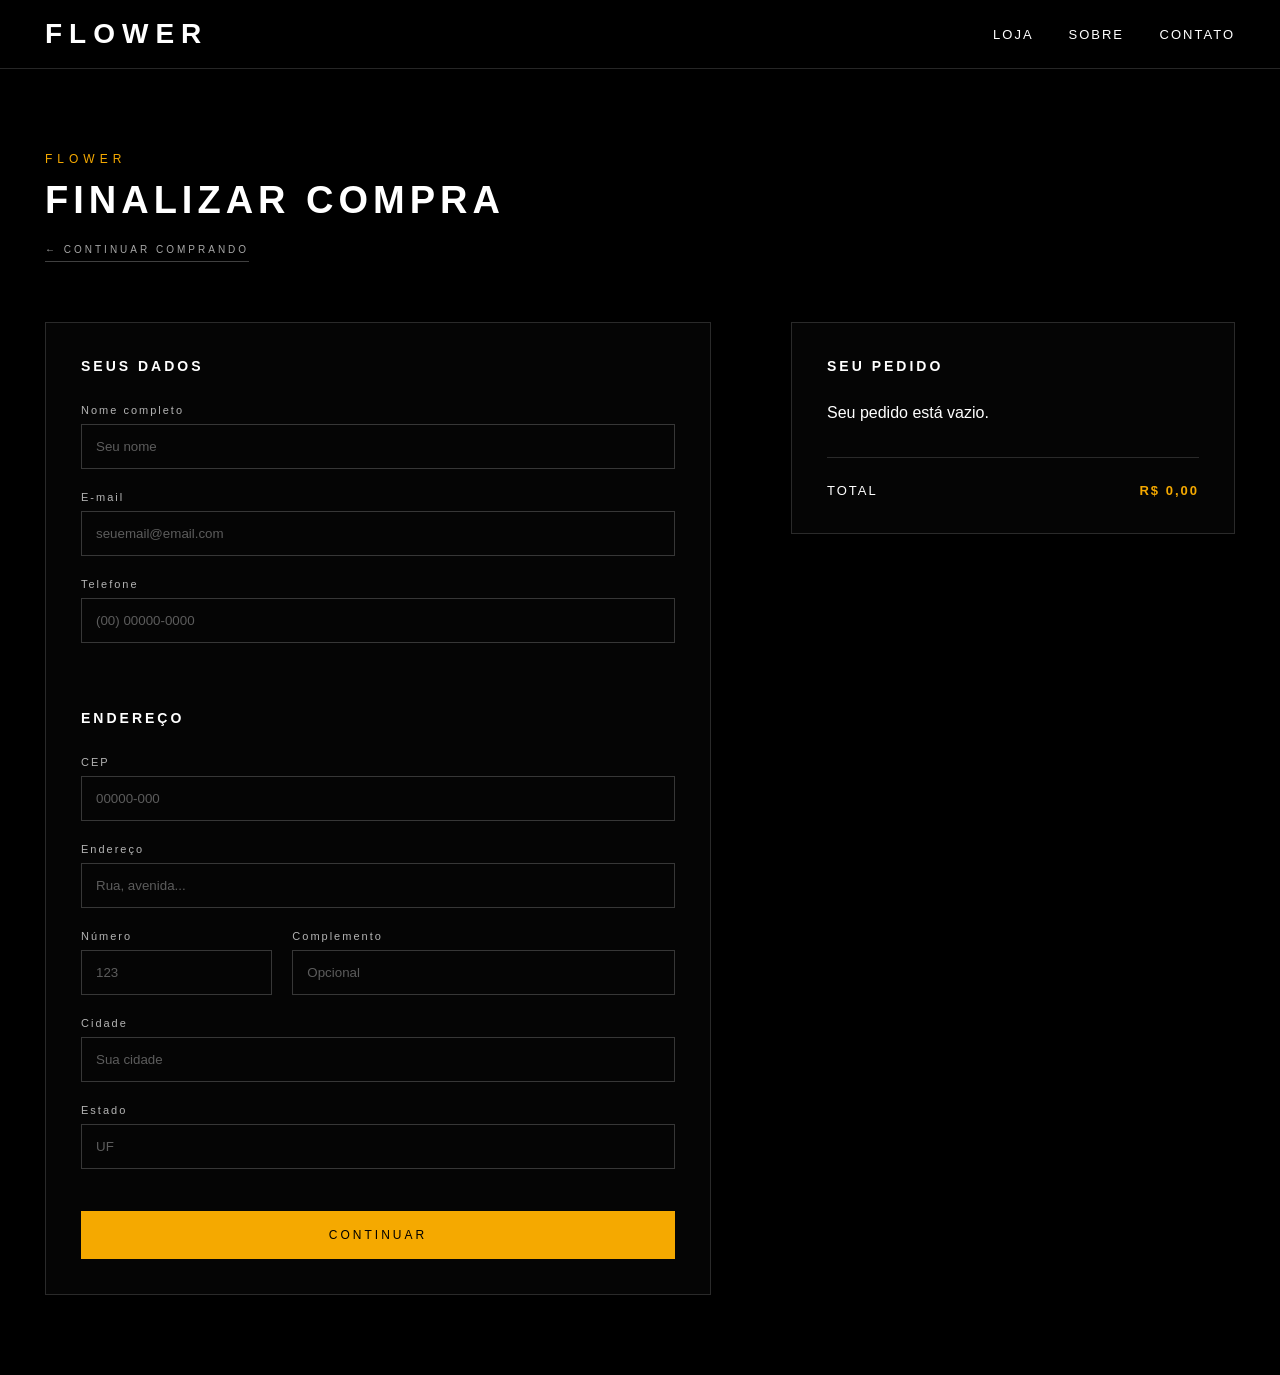
<file: checkout.html>
<!DOCTYPE html>
<html lang="pt-BR">

<head>

    <meta charset="UTF-8">

    <meta
        name="viewport"
        content="width=device-width, initial-scale=1.0"
    >

    <title>Checkout | FLOWER</title>

    <link
        rel="stylesheet"
        href="./style.css"
    >

</head>


<body>

    <header>

        <h1>FLOWER</h1>

        <nav>

            <a href="index.html">
                LOJA
            </a>

            <a href="sobre.html">
                SOBRE
            </a>

            <a href="contato.html">
                CONTATO
            </a>

        </nav>

    </header>


    <main class="checkout">


        <div class="checkout-header">

            <span>
                FLOWER
            </span>

            <h2>
                FINALIZAR COMPRA
            </h2>

            <!-- =========================
                 VOLTAR PARA A LOJA
            ========================== -->

            <a
                href="./index.html"
                class="checkout-back"
            >
                ← CONTINUAR COMPRANDO
            </a>

        </div>


        <section class="checkout-content">


            <!-- =========================
                 FORMULÁRIO
            ========================== -->

            <div class="checkout-form">


                <h3>
                    SEUS DADOS
                </h3>


                <label for="nome">
                    Nome completo
                </label>

                <input
                    type="text"
                    id="nome"
                    placeholder="Seu nome"
                >


                <label for="email">
                    E-mail
                </label>

                <input
                    type="email"
                    id="email"
                    placeholder="seuemail@email.com"
                >


                <label for="telefone">
                    Telefone
                </label>

                <input
                    type="tel"
                    id="telefone"
                    placeholder="(00) 00000-0000"
                >


                <h3>
                    ENDEREÇO
                </h3>


                <label for="cep">
                    CEP
                </label>

                <input
                    type="text"
                    id="cep"
                    placeholder="00000-000"
                >


                <label for="endereco">
                    Endereço
                </label>

                <input
                    type="text"
                    id="endereco"
                    placeholder="Rua, avenida..."
                >


                <div class="checkout-row">


                    <div>

                        <label for="numero">
                            Número
                        </label>

                        <input
                            type="text"
                            id="numero"
                            placeholder="123"
                        >

                    </div>


                    <div>

                        <label for="complemento">
                            Complemento
                        </label>

                        <input
                            type="text"
                            id="complemento"
                            placeholder="Opcional"
                        >

                    </div>


                </div>


                <label for="cidade">
                    Cidade
                </label>

                <input
                    type="text"
                    id="cidade"
                    placeholder="Sua cidade"
                >


                <label for="estado">
                    Estado
                </label>

                <input
                    type="text"
                    id="estado"
                    placeholder="UF"
                >


                <button
                    class="checkout-button"
                    type="button"
                >
                    CONTINUAR
                </button>


            </div>



            <!-- =========================
                 RESUMO DO PEDIDO
            ========================== -->

            <aside class="checkout-summary">


                <h3>
                    SEU PEDIDO
                </h3>


                <div id="checkout-items">

                    <p>
                        Carregando produtos...
                    </p>

                </div>


                <div class="checkout-total">

                    <span>
                        TOTAL
                    </span>

                    <strong id="checkout-total">
                        R$ 0,00
                    </strong>

                </div>


            </aside>


        </section>


    </main>


    <script src="./checkout.js"></script>

</body>

</html>
</file>
<file: style.css>
* {
    box-sizing: border-box;
}

html {
    scroll-behavior: smooth;
}

body {
    background-color: #000000;
    color: white;
    margin: 0;
    font-family: Arial, sans-serif;
}


/* =========================
   HEADER
========================= */

header {
    display: flex;
    justify-content: space-between;
    align-items: center;
    padding: 18px 45px;
    background-color: rgba(0, 0, 0, 0.25);
    border-bottom: 1px solid rgba(255, 255, 255, 0.15);
}

h1 {
    font-size: 28px;
    letter-spacing: 7px;
    margin: 0;
}

nav a {
    color: white;
    text-decoration: none;
    margin-left: 30px;
    font-size: 13px;
    letter-spacing: 2px;
    transition: 0.3s;
    position: relative;
}

nav a::after {
    content: "";
    position: absolute;
    left: 0;
    bottom: -5px;
    width: 0%;
    height: 2px;
    background-color: #f5a900;
    transition: 0.3s;
}

nav a:hover {
    color: #f5a900;
}

nav a:hover::after {
    width: 100%;
}


/* =========================
   HERO
========================= */

section.hero {
    position: relative;
    height: calc(100vh - 81px);
    overflow: hidden;
}

.hero img {
    width: 100%;
    height: 100%;
    object-fit: cover;
    display: block;
}

.hero-info {
    position: absolute;
    right: 4%;
    bottom: 5%;
    z-index: 2;
    text-align: right;
}

.hero-info span {
    font-size: 14px;
    letter-spacing: 5px;
    color: #f5a900;
}

.hero-info h2 {
    font-size: 40px;
    letter-spacing: 7px;
    margin: 8px 0;
}

.hero-info p {
    font-size: 14px;
    letter-spacing: 4px;
    margin: 0 0 25px;
}

.hero-number {
    position: absolute;
    left: 5%;
    bottom: 6%;
    z-index: 2;
    font-size: 12px;
    letter-spacing: 3px;
}


/* =========================
   BOTÃO DO HERO
========================= */

.btn {
    display: inline-block;
    color: white;
    text-decoration: none;
    border: 1px solid white;
    padding: 12px 22px;
    letter-spacing: 2px;
    transition: 0.3s;
}

.btn:hover {
    background-color: #f5a900;
    border-color: #f5a900;
    color: #000;
}


/* =========================
   SETAS DO BANNER
========================= */

.banner-prev,
.banner-next {
    position: absolute;
    top: 50%;
    transform: translateY(-50%);

    background: transparent;
    border: none;

    color: rgba(255, 255, 255, 0.75);
    font-size: 20px;
    font-weight: 200;

    cursor: pointer;
    z-index: 5;

    padding: 15px;

    transition:
        color 0.3s ease,
        transform 0.3s ease;
}

.banner-prev {
    left: 25px;
}

.banner-next {
    right: 25px;
}

.banner-prev:hover {
    color: #f5a900;
    transform: translate(-5px, -50%);
}

.banner-next:hover {
    color: #f5a900;
    transform: translate(5px, -50%);
}


/* =========================
   CONTADOR + PONTOS
========================= */

.banner-controls {
    position: absolute;
    left: 5%;
    bottom: 6%;
    z-index: 5;

    display: flex;
    align-items: center;
    gap: 25px;
}

#banner-number {
    font-size: 12px;
    letter-spacing: 3px;
}

#banner-dots {
    display: flex;
    align-items: center;
    gap: 8px;
}

.banner-dot {
    width: 7px;
    height: 7px;
    border-radius: 50%;
    background-color: rgba(255, 255, 255, 0.4);
    border: none;
    padding: 0;
    cursor: pointer;
    transition: 0.3s ease;
}

.banner-dot.active {
    background-color: #f5a900;
    transform: scale(1.3);
}


/* =========================
   SHOP
========================= */

.shop {
    padding: 100px 45px;
    background-color: #000;
}

.shop-header {
    margin-bottom: 35px;
}

.shop-header span {
    color: #f5a900;
    font-size: 12px;
    letter-spacing: 4px;
}

.shop-header h2 {
    font-size: 42px;
    letter-spacing: 5px;
    margin: 10px 0 0;
}


/* =========================
   CATEGORIAS
========================= */

.categories {
    display: flex;
    gap: 30px;
    border-bottom: 1px solid #222;
    padding-bottom: 15px;
}

.categories button {
    background: transparent;
    color: white;
    border: none;
    padding: 0;
    font-size: 13px;
    letter-spacing: 2px;
    cursor: pointer;
    transition: 0.3s;
    position: relative;
}

.categories button:hover {
    color: #f5a900;
}


/* =========================
   PRODUTOS
========================= */

.products {
    display: grid;
    grid-template-columns: repeat(3, 1fr);
    gap: 45px 25px;
    margin-top: 60px;
}


/* =========================
   CARD DO PRODUTO
========================= */

.product-card {
    position: relative;
    overflow: hidden;
    transition: transform 0.4s ease;
}

.product-card:hover {
    transform: translateY(-4px);
}


/* =========================
   IMAGEM DO PRODUTO
========================= */

.product-image {
    position: relative;
    height: 470px;
    background-color: #0a0a0a;
    display: flex;
    align-items: center;
    justify-content: center;
    overflow: hidden;
}


/* Linha dourada */

.product-image::before {
    content: "";
    position: absolute;
    top: 0;
    left: 0;
    width: 0;
    height: 2px;
    background-color: #f5a900;
    z-index: 2;
    transition: width 0.5s ease;
}

.product-card:hover .product-image::before {
    width: 100%;
}


/* Imagem */

.product-image img {
    width: 100%;
    height: 100%;
    object-fit: contain;
    display: block;
    transition: transform 0.7s ease;
}


/* Zoom */

.product-card:hover .product-image img {
    transform: scale(1.06);
}


/* =========================
   INFORMAÇÕES DO PRODUTO
========================= */

.product-info {
    padding: 20px 0 0;
}

.product-info h3 {
    font-size: 13px;
    font-weight: 500;
    letter-spacing: 2.5px;
    margin: 0 0 9px;
    text-transform: uppercase;
    transition: color 0.3s ease;
}

.product-card:hover .product-info h3 {
    color: #f5a900;
}

.product-info p {
    font-size: 13px;
    color: #888;
    letter-spacing: 1px;
    margin: 0;
}


/* =========================
   BOTÃO ADD TO BAG
========================= */

.add-bag {
    position: relative;
    margin-top: 18px;
    width: 100%;
    background-color: transparent;
    color: white;
    border: 1px solid #333;
    padding: 14px 18px;
    font-size: 10px;
    letter-spacing: 3px;
    cursor: pointer;
    overflow: hidden;

    transition:
        color 0.3s ease,
        border-color 0.3s ease,
        background-color 0.3s ease;
}

.add-bag:hover {
    background-color: #f5a900;
    border-color: #f5a900;
    color: #000;
}


/* =========================
   SEM IMAGEM
========================= */

.no-image {
    width: 100%;
    height: 100%;
    display: flex;
    align-items: center;
    justify-content: center;
    color: #555;
    font-size: 11px;
    letter-spacing: 3px;
}


/* =========================
   CARREGANDO PRODUTOS
========================= */

.loading-products {
    grid-column: 1 / -1;
    text-align: center;
    color: #666;
    font-size: 11px;
    letter-spacing: 3px;
    padding: 60px 0;
}


/* =========================
   FUNDO DA SACOLA
========================= */

.cart-overlay {
    position: fixed;
    inset: 0;
    background-color: rgba(0, 0, 0, 0.6);
    opacity: 0;
    visibility: hidden;
    transition: 0.3s;
    z-index: 20;
}

.cart-overlay.active {
    opacity: 1;
    visibility: visible;
}


/* =========================
   SACOLA LATERAL
========================= */

.cart {
    position: fixed;
    top: 0;
    right: 0;
    width: 420px;
    height: 100vh;
    background-color: #080808;
    border-left: 1px solid #222;
    padding: 30px;
    box-sizing: border-box;
    transform: translateX(100%);
    transition: 0.3s;
    z-index: 21;
    overflow-y: auto;
}

.cart.active {
    transform: translateX(0);
}


/* =========================
   CABEÇALHO DA SACOLA
========================= */

.cart-header {
    display: flex;
    justify-content: space-between;
    align-items: flex-start;
    border-bottom: 1px solid #222;
    padding-bottom: 20px;
    margin-bottom: 25px;
}

.cart-header span {
    color: #f5a900;
    font-size: 11px;
    letter-spacing: 4px;
}

.cart-header h2 {
    font-size: 24px;
    letter-spacing: 3px;
    margin: 8px 0 0;
}

.cart-close {
    background: transparent;
    border: none;
    color: white;
    font-size: 30px;
    cursor: pointer;
    line-height: 1;
    transition: 0.3s;
}

.cart-close:hover {
    color: #f5a900;
}


/* =========================
   PRODUTO DENTRO DA SACOLA
========================= */

.cart-item {
    padding: 25px 0;
    border-bottom: 1px solid #222;
}

.cart-product {
    display: flex;
    gap: 18px;
    align-items: flex-start;
}

.cart-product-image {
    width: 90px;
    height: 110px;
    object-fit: contain;
    background-color: #111;
    flex-shrink: 0;
}

.cart-product-info {
    flex: 1;
}

.cart-item h3 {
    font-size: 17px;
    letter-spacing: 2px;
    margin: 0 0 10px;
}

.cart-item p {
    color: #999;
    font-size: 13px;
    margin: 6px 0;
}


/* =========================
   CONTROLE DE QUANTIDADE
========================= */

.quantity-controls {
    display: flex;
    align-items: center;
    gap: 18px;
    margin: 18px 0;
}

.quantity-controls button {
    width: 32px;
    height: 32px;
    background: transparent;
    color: white;
    border: 1px solid #555;
    cursor: pointer;
    transition: 0.3s;
}

.quantity-controls button:hover {
    background-color: #f5a900;
    border-color: #f5a900;
    color: #000;
}

.quantity-controls span {
    min-width: 20px;
    text-align: center;
}


/* =========================
   REMOVER PRODUTO
========================= */

.remove-item {
    background: transparent;
    border: none;
    color: #777;
    font-size: 11px;
    letter-spacing: 2px;
    cursor: pointer;
    padding: 0;
    transition: 0.3s;
}

.remove-item:hover {
    color: #f5a900;
}


/* =========================
   RESUMO DA SACOLA
========================= */

.cart-summary {
    margin-top: 30px;
    padding-top: 25px;
    border-top: 1px solid #222;
}

.summary-line,
.summary-total {
    display: flex;
    justify-content: space-between;
    align-items: center;
}

.summary-line {
    color: #999;
    font-size: 12px;
    letter-spacing: 2px;
    margin-bottom: 15px;
}

.summary-total {
    color: white;
    font-size: 17px;
    letter-spacing: 2px;
}


/* =========================
   BOTÃO FINALIZAR PEDIDO
========================= */

.checkout-button {
    width: 100%;
    margin-top: 25px;
    padding: 14px;
    background-color: #f5a900;
    color: #000;
    border: 1px solid #f5a900;
    font-size: 11px;
    letter-spacing: 2px;
    cursor: pointer;
    transition: 0.3s;
}

.checkout-button:hover {
    background-color: transparent;
    color: #f5a900;
}


/* =========================
   SACOLA VAZIA
========================= */

.empty-cart {
    text-align: center;
    padding: 60px 10px;
}

.empty-cart h3 {
    font-size: 15px;
    letter-spacing: 3px;
    margin-bottom: 12px;
}

.empty-cart p {
    color: #777;
    font-size: 13px;
    margin-bottom: 25px;
}

.continue-shopping {
    background: transparent;
    color: white;
    border: 1px solid #555;
    padding: 12px 18px;
    font-size: 11px;
    letter-spacing: 2px;
    cursor: pointer;
    transition: 0.3s;
}

.continue-shopping:hover {
    background-color: #f5a900;
    border-color: #f5a900;
    color: #000;
}


/* =========================
   RESPONSIVIDADE
========================= */

@media (max-width: 900px) {

    .products {
        grid-template-columns: repeat(2, 1fr);
        gap: 35px 20px;
    }

    .product-image {
        height: 400px;
    }
}


@media (max-width: 600px) {

    header {
        padding: 18px 20px;
    }

    nav a {
        margin-left: 12px;
        font-size: 10px;
    }

    .shop {
        padding: 70px 20px;
    }

    .shop-header h2 {
        font-size: 32px;
    }

    .categories {
        gap: 18px;
        overflow-x: auto;
    }

    .products {
        grid-template-columns: 1fr;
        gap: 40px;
    }

    .product-image {
        height: 420px;
    }

    .cart {
        width: 100%;
    }

    .banner-prev {
        left: 8px;
    }

    .banner-next {
        right: 8px;
    }

    .banner-prev,
    .banner-next {
        font-size: 30px;
    }

    .banner-controls {
        left: 20px;
        bottom: 5%;
    }
}

/* =========================
   CHECKOUT
========================= */

.checkout {
    padding: 80px 45px;
    min-height: calc(100vh - 81px);
}

.checkout-header {
    margin-bottom: 60px;
}

.checkout-header span {
    color: #f5a900;
    font-size: 12px;
    letter-spacing: 5px;
}

.checkout-header h2 {
    font-size: 38px;
    letter-spacing: 5px;
    margin: 12px 0 0;
}

.checkout-content {
    display: grid;
    grid-template-columns: 1.5fr 1fr;
    gap: 80px;
    max-width: 1200px;
    margin: 0 auto;
}

.checkout-form,
.checkout-summary {
    border: 1px solid rgba(255, 255, 255, 0.15);
    padding: 35px;
    background: rgba(255, 255, 255, 0.02);
}

.checkout-form h3,
.checkout-summary h3 {
    font-size: 14px;
    letter-spacing: 3px;
    margin: 0 0 30px;
}

.checkout-form h3:not(:first-child) {
    margin-top: 45px;
}

.checkout-form label {
    display: block;
    font-size: 11px;
    letter-spacing: 2px;
    margin-bottom: 8px;
    color: rgba(255, 255, 255, 0.7);
}

.checkout-form input {
    width: 100%;
    box-sizing: border-box;
    padding: 14px;
    margin-bottom: 22px;

    background: transparent;
    border: 1px solid rgba(255, 255, 255, 0.2);

    color: white;
    outline: none;

    transition: border-color 0.3s ease;
}

.checkout-form input:focus {
    border-color: #f5a900;
}

.checkout-form input::placeholder {
    color: rgba(255, 255, 255, 0.35);
}

.checkout-row {
    display: grid;
    grid-template-columns: 1fr 2fr;
    gap: 20px;
}

.checkout-button {
    width: 100%;
    margin-top: 20px;
    padding: 16px;

    background: #f5a900;
    border: 1px solid #f5a900;

    color: #000;
    font-size: 12px;
    letter-spacing: 3px;

    cursor: pointer;

    transition: 0.3s ease;
}

.checkout-button:hover {
    background: transparent;
    color: #f5a900;
}

.checkout-summary {
    height: fit-content;
}

#checkout-items {
    margin-bottom: 35px;
}

.checkout-total {
    display: flex;
    justify-content: space-between;

    padding-top: 25px;
    border-top: 1px solid rgba(255, 255, 255, 0.15);

    font-size: 13px;
    letter-spacing: 2px;
}

.checkout-total strong {
    color: #f5a900;
}


/* =========================
   CHECKOUT — CELULAR
========================= */

@media (max-width: 768px) {

    .checkout {
        padding: 50px 20px;
    }

    .checkout-header {
        margin-bottom: 35px;
    }

    .checkout-header h2 {
        font-size: 28px;
    }

    .checkout-content {
        grid-template-columns: 1fr;
        gap: 30px;
    }

    .checkout-form,
    .checkout-summary {
        padding: 25px;
    }

    .checkout-row {
        grid-template-columns: 1fr;
        gap: 0;
    }
}
/* =========================
   CADASTRO
========================= */

.cadastro {
    min-height: calc(100vh - 81px);
    padding: 80px 45px;
    display: flex;
    flex-direction: column;
    align-items: center;
}

.cadastro-header {
    text-align: center;
    margin-bottom: 45px;
}

.cadastro-header span {
    color: #f5a900;
    font-size: 11px;
    letter-spacing: 5px;
}

.cadastro-header h2 {
    margin: 12px 0 0;
    font-size: 36px;
    letter-spacing: 5px;
}

#cadastro-form {
    width: 100%;
    max-width: 500px;
    padding: 35px;
    box-sizing: border-box;
    border: 1px solid rgba(255, 255, 255, 0.15);
    background: rgba(255, 255, 255, 0.02);
}

#cadastro-form label {
    display: block;
    margin-bottom: 8px;
    color: rgba(255, 255, 255, 0.7);
    font-size: 11px;
    letter-spacing: 2px;
}

#cadastro-form input {
    width: 100%;
    box-sizing: border-box;
    padding: 14px;
    margin-bottom: 22px;
    background: transparent;
    border: 1px solid rgba(255, 255, 255, 0.2);
    color: white;
    outline: none;
    transition: border-color 0.3s ease;
}

#cadastro-form input:focus {
    border-color: #f5a900;
}

#cadastro-form input::placeholder {
    color: rgba(255, 255, 255, 0.35);
}

.cadastro-button {
    width: 100%;
    padding: 16px;
    margin-top: 5px;
    background: #f5a900;
    border: 1px solid #f5a900;
    color: #000;
    font-size: 12px;
    letter-spacing: 3px;
    cursor: pointer;
    transition: 0.3s ease;
}

.cadastro-button:hover {
    background: transparent;
    color: #f5a900;
}

.cadastro-login {
    margin-top: 25px;
    color: rgba(255, 255, 255, 0.6);
    font-size: 12px;
    letter-spacing: 1px;
}

.cadastro-login a {
    color: #f5a900;
    text-decoration: none;
    margin-left: 5px;
}

.cadastro-login a:hover {
    text-decoration: underline;
}

/* =========================
   CADASTRO - MOBILE
========================= */

@media (max-width: 768px) {

    .cadastro {
        padding: 60px 20px;
    }

    .cadastro-header h2 {
        font-size: 28px;
    }

    #cadastro-form {
        padding: 25px;
    }

}

/* =========================
   MODAL DE ACCOUNT
========================= */

.account-modal {
    position: fixed;
    inset: 0;
    display: none;
    align-items: center;
    justify-content: center;
    z-index: 9999;
}

.account-modal.active {
    display: flex;
}

.account-overlay {
    position: absolute;
    inset: 0;
    background: rgba(0, 0, 0, 0.78);
    backdrop-filter: blur(8px);
}

.account-card {
    position: relative;
    z-index: 2;
    width: 380px;
    max-width: calc(100% - 40px);
    padding: 45px;
    background: rgba(10, 10, 10, 0.96);
    border: 1px solid rgba(255, 255, 255, 0.18);
    box-sizing: border-box;
    box-shadow: 0 20px 60px rgba(0, 0, 0, 0.6);
}

.account-card > span {
    display: block;
    color: #f5a900;
    font-size: 10px;
    letter-spacing: 4px;
    margin-bottom: 12px;
}

.account-card h2 {
    margin: 0 0 35px;
    font-size: 28px;
    letter-spacing: 5px;
}

.account-card label {
    display: block;
    margin-bottom: 8px;
    color: rgba(255, 255, 255, 0.7);
    font-size: 10px;
    letter-spacing: 2px;
}

.account-card input {
    width: 100%;
    box-sizing: border-box;
    padding: 14px;
    margin-bottom: 22px;

    background: transparent;
    border: 1px solid rgba(255, 255, 255, 0.2);

    color: white;
    outline: none;

    transition: border-color 0.3s ease;
}

.account-card input:focus {
    border-color: #f5a900;
}

.account-card input::placeholder {
    color: rgba(255, 255, 255, 0.35);
}

.account-login-button {
    width: 100%;
    padding: 15px;

    background: #f5a900;
    border: 1px solid #f5a900;

    color: #000;
    font-size: 11px;
    letter-spacing: 3px;

    cursor: pointer;

    transition: all 0.3s ease;
}

.account-login-button:hover {
    background: transparent;
    color: #f5a900;
}

.account-create {
    margin: 25px 0 0;

    color: rgba(255, 255, 255, 0.55);
    font-size: 11px;
    letter-spacing: 1px;
    text-align: center;
}

.account-create a {
    display: block;
    margin-top: 10px;

    color: white;
    text-decoration: none;
    letter-spacing: 2px;

    transition: color 0.3s ease;
}

.account-create a:hover {
    color: #f5a900;
}

.account-close {
    position: absolute;
    top: 15px;
    right: 18px;

    background: transparent;
    border: none;

    color: rgba(255, 255, 255, 0.6);
    font-size: 28px;
    font-weight: 300;

    cursor: pointer;

    transition: color 0.3s ease;
}

.account-close:hover {
    color: #f5a900;
}
/* =========================
   BOTÃO VOLTAR DO CHECKOUT
========================= */

.checkout-back {
    display: inline-block;
    margin-top: 22px;

    color: rgba(255, 255, 255, 0.65);
    text-decoration: none;

    font-size: 10px;
    letter-spacing: 3px;

    border-bottom: 1px solid rgba(255, 255, 255, 0.25);

    padding-bottom: 6px;

    transition:
        color 0.3s ease,
        border-color 0.3s ease,
        transform 0.3s ease;
}

.checkout-back:hover {
    color: #f5a900;
    border-color: #f5a900;

    transform: translateX(-4px);
}
</file>
